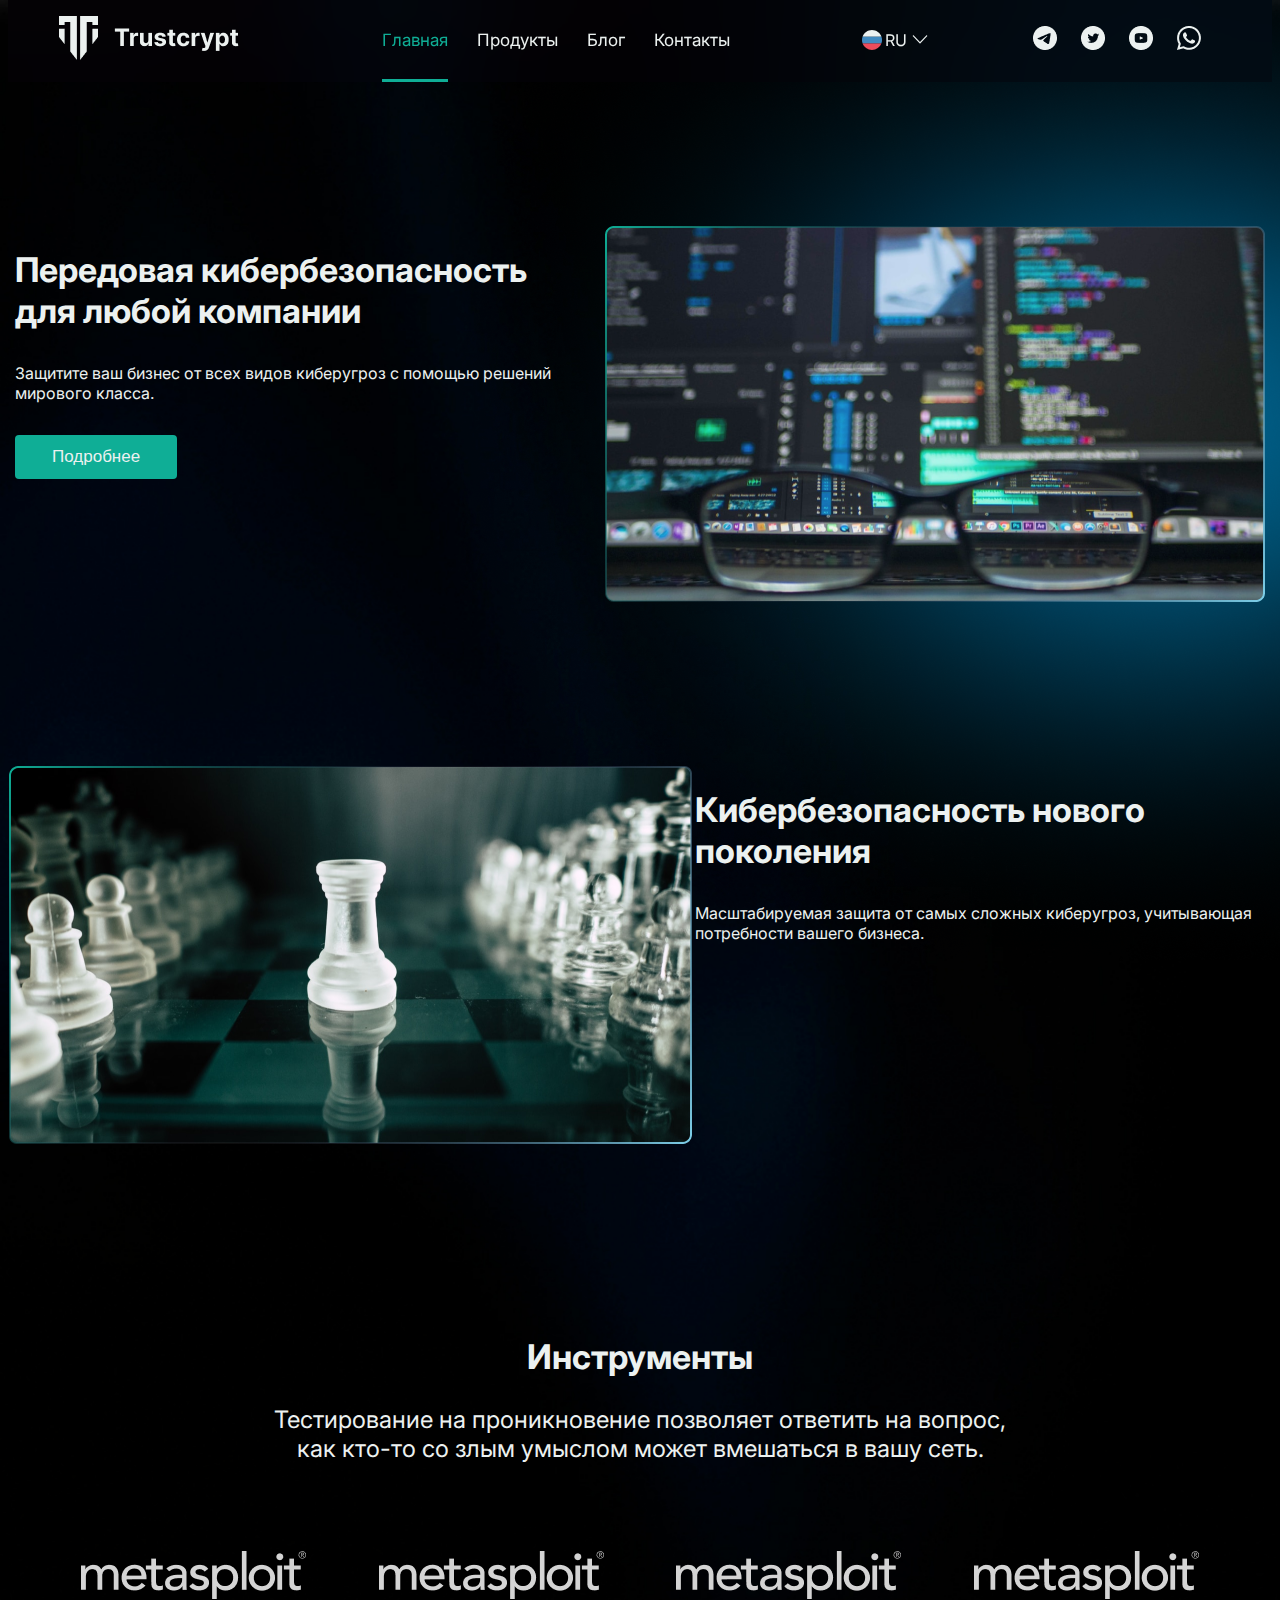
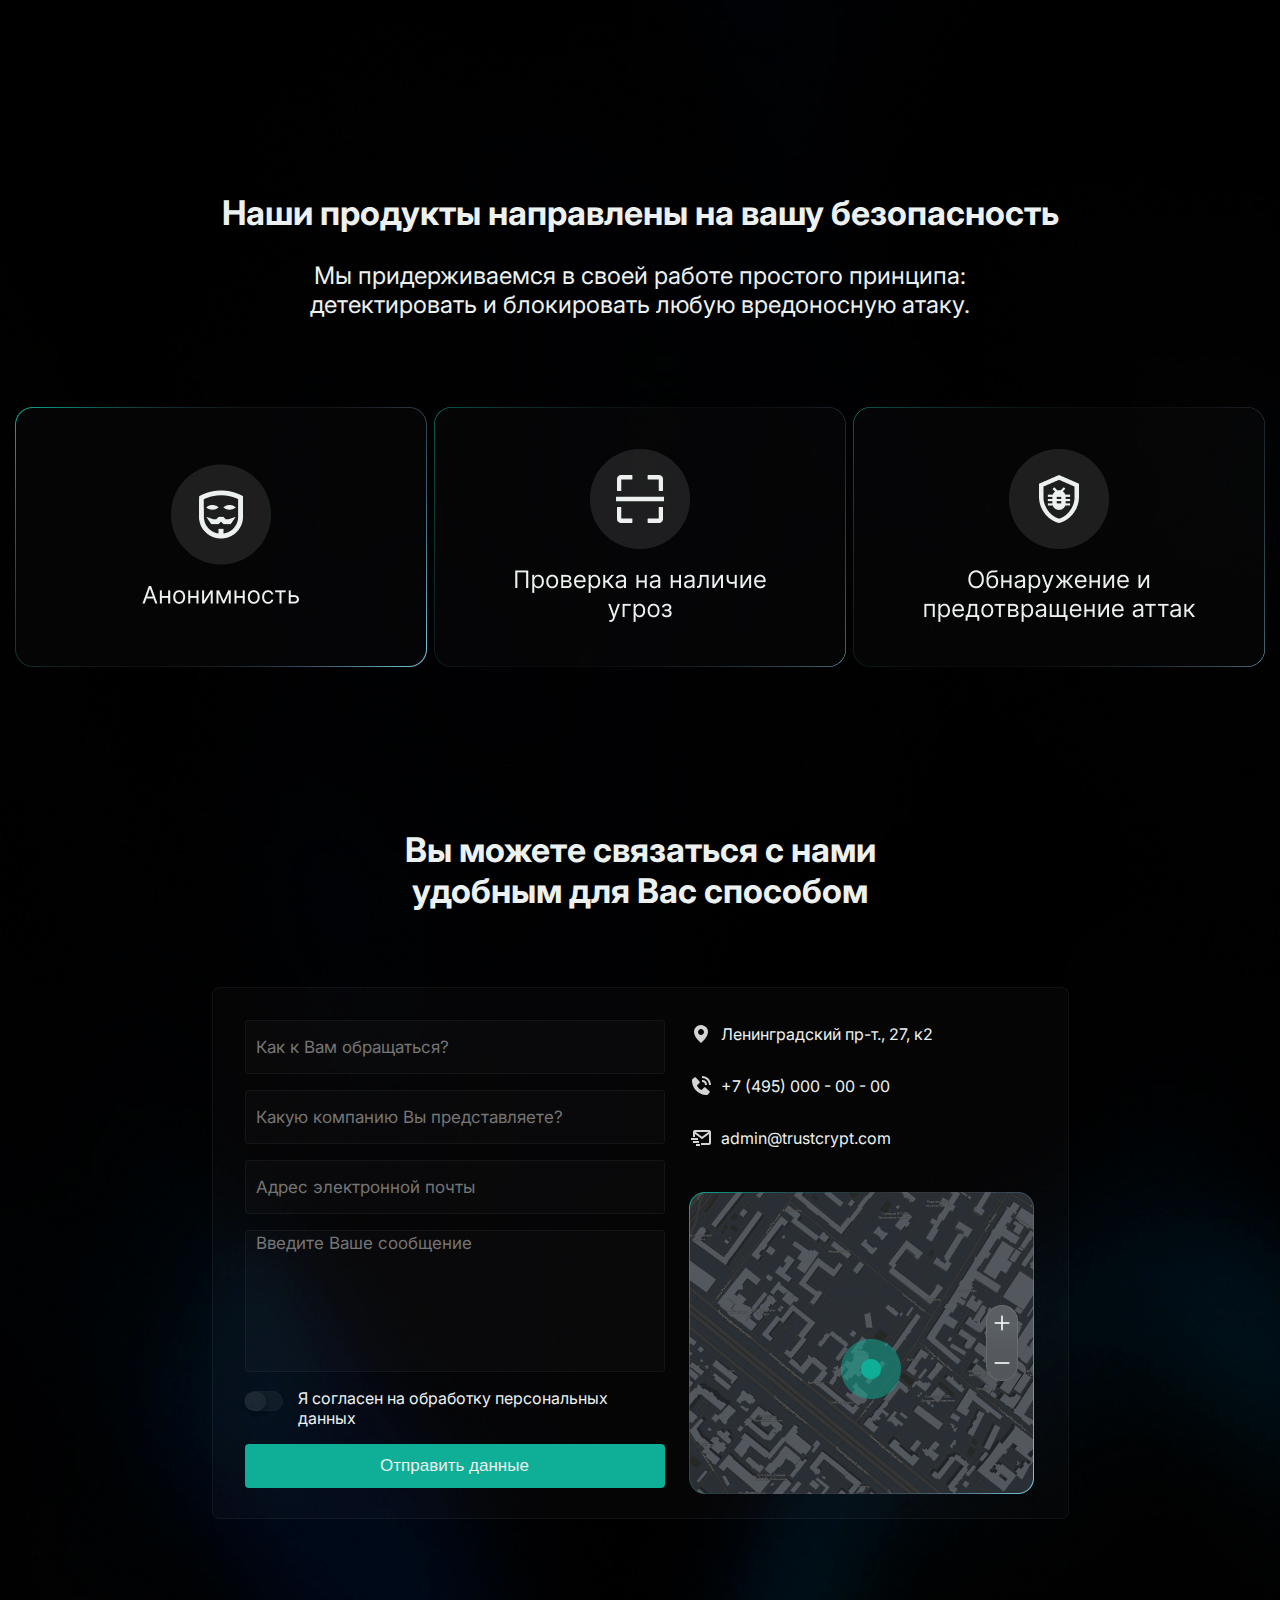
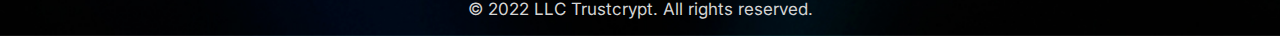
<file: index.html>
<!DOCTYPE html>
<html lang="en">
<head>
    <meta charset="UTF-8">
    <meta name="viewport" content="width=device-width, initial-scale=1.0">
    <link rel="stylesheet" type="text/css" href="css/main.css">
    <title>TrustCrypt</title>
</head>
<body>
    <header class="top-menu">

        <div class="logo">
            <img src="img/Logo.png" alt="logo">
        </div>

        <nav>
            <ul class="menu">
                <li class="menu-item">
                    <a href="#"><span class="active">Главная</span></a>
                </li>
                <li class="menu-item">
                    <a href="#">Продукты</a>
                </li>
                <li class="menu-item">
                    <a href="#">Блог</a>
                </li>
                <li class="menu-item">
                    <a href="#">Контакты</a>
                </li>
            </ul>
        </nav>

        <div class="language-group">
                <svg xmlns="http://www.w3.org/2000/svg" width="20" height="20" viewBox="0 0 20 20" fill="none">
                    <g clip-path="url(#clip0_2471_688)">
                    <path d="M9.96665 0C5.63332 0 1.93332 2.8 0.56665 6.66667H19.4333C18.0333 2.8 14.3333 0 9.96665 0Z" fill="#ECF1F0"/>
                    <path d="M9.96665 20C14.3333 20 18.0333 17.2 19.4 13.3333H0.56665C1.93332 17.2333 5.63332 20 9.96665 20Z" fill="#ED4C5C"/>
                    <path d="M0.566667 6.66669C0.2 7.70002 0 8.83335 0 10C0 11.1667 0.2 12.3 0.566667 13.3334H19.4333C19.8 12.3 20 11.1667 20 10C20 8.83335 19.8 7.70002 19.4333 6.66669H0.566667Z" fill="#428BC1"/>
                    </g>
                    <defs>
                    <clipPath id="clip0_2471_688">
                        <rect width="20" height="20" fill="white"/>
                    </clipPath>
                    </defs>
                </svg>
                <p>RU</p>
                <svg xmlns="http://www.w3.org/2000/svg" width="20" height="20" viewBox="0 0 20 20" fill="none" class="arrow">
                    <path d="M10.4525 13.275L17.09 6.30875C17.2008 6.19251 17.2626 6.03808 17.2626 5.8775C17.2626 5.71691 17.2008 5.56248 17.09 5.44625L17.0825 5.43875C17.0288 5.3822 16.9641 5.33718 16.8925 5.30641C16.8208 5.27564 16.7436 5.25978 16.6656 5.25978C16.5876 5.25978 16.5105 5.27564 16.4388 5.30641C16.3671 5.33718 16.3025 5.3822 16.2488 5.43875L9.99876 11.9987L3.75126 5.43875C3.69755 5.3822 3.63289 5.33718 3.56122 5.30641C3.48956 5.27565 3.41238 5.25978 3.33439 5.25978C3.2564 5.25978 3.17922 5.27565 3.10756 5.30641C3.03589 5.33718 2.97123 5.3822 2.91751 5.43875L2.91001 5.44625C2.79921 5.56248 2.73739 5.71691 2.73739 5.8775C2.73739 6.03809 2.79921 6.19251 2.91001 6.30875L9.54751 13.275C9.60589 13.3363 9.67609 13.385 9.75387 13.4184C9.83166 13.4517 9.91539 13.4689 10 13.4689C10.0846 13.4689 10.1684 13.4517 10.2462 13.4184C10.3239 13.385 10.3941 13.3363 10.4525 13.275Z" fill="#ECF1F0"/>
                </svg>
        </div>

        <div class="social-links">
            <a href="#" class="social-item">
                <img src="img/Social-tg.png" alt="telegram">
            </a>
            <a href="#" class="social-item">
                <img src="img/Social-tw.png" alt="telegram">
            </a>
            <a href="#" class="social-item">
                <img src="img/Social-yt.png" alt="telegram">
            </a>
            <a href="#" class="social-item">
                <img src="img/Social-wt.png" alt="telegram">
            </a>
        </div>
    </header>

    <section class="top-section">
        <div class="top-screen">
            <div class="first-sec">
                <h1>Передовая кибербезопасность для любой компании</h1>
                <p>Защитите ваш бизнес от всех видов киберугроз с помощью решений мирового класса.</p>
                <button>Подробнее</button>
            </div>

            <div class="sec-img">
                <img src="img/code-img.png" alt="code">
            </div>
        </div>
        <img src="img/light1.png" alt="" class="light">

        <div class="bottom-screen">
            <div class="sec-img">
                <img src="img/chess-img.png" alt="code">
            </div>

            <div class="second-sec">
                <h1>Кибербезопасность нового поколения</h1>
                <p>Масштабируемая защита от самых сложных киберугроз, учитывающая потребности вашего бизнеса.</p>
            </div>

        </div>
    </section>

    <section class="tools">

        <div class="top-tools">
            <h2>Инструменты</h2>
            <p>Тестирование на проникновение позволяет ответить на вопрос,<br> как кто-то со злым умыслом может вмешаться в вашу сеть.</p>
        </div>

        <div class="tools-list">

            <div class="tool-item">
                <img src="img/metasploit-logo.png" alt="metasploit">
            </div>
            <div class="tool-item">
                <img src="img/metasploit-logo.png" alt="metasploit">
            </div>
            <div class="tool-item">
                <img src="img/metasploit-logo.png" alt="metasploit">
            </div>
            <div class="tool-item">
                <img src="img/metasploit-logo.png" alt="metasploit">
            </div>

        </div>

    </section>

    <section class="security-list">

        <div class="sec-text">
            <h2>Наши продукты направлены на вашу безопасность</h2>
            <p>Мы придерживаемся в своей работе простого принципа:<br> детектировать и блокировать любую вредоносную атаку.</p>
        </div>

        <div class="cards">

            <div class="card">
                <img src="img/Anon_card.png" alt="anon">
            </div>

            <div class="card">
                <img src="img/Check_card.png" alt="check">
            </div>

            <div class="card">
                <img src="img/Protect_card.png" alt="protect">
            </div>

        </div>

    </section>

    <section class="form-sec">
        <h2>Вы можете связаться с нами<br> удобным для Вас способом</h2>
            <div class="form-card">
                <div class="flex-card">
                    <form action="get" method="post">
                        <div class="form-group">
                            <input id="POST-name" type="text" name="name" placeholder="Как к Вам обращаться?"><label for="POST-name"></label>

                            <input id="POST-company" type="text" name="company" placeholder="Какую компанию Вы представляете?"><label for="POST-company"></label>

                            <input id="POST-email" type="email" name="mail" placeholder="Адрес электронной почты"><label for="POST-email"></label>

                            <textarea name="message" id="mess" cols="30" rows="10" placeholder="Введите Ваше сообщение"></textarea>
                            <div class="checkbox-sh">
                                <input id="ckbx" type="checkbox" value="map_one"><label for="ckbx">Я согласен на обработку персональных данных</label>
                            </div>

                            <button type="submit">Отправить данные</button>
                        </div>
                    </form>

                    <div class="contacts">

                        <div class="contacts-link">
                            <a href="#">
                                <svg xmlns="http://www.w3.org/2000/svg" width="24" height="24" viewBox="0 0 24 24" fill="none">
                                    <path d="M12 21C10.7369 19.9226 9.56619 18.7415 8.5 17.469C6.9 15.558 5 12.712 5 9.99997C4.99931 8.61493 5.40951 7.26082 6.17869 6.109C6.94788 4.95718 8.04147 4.05943 9.32107 3.52937C10.6007 2.99931 12.0087 2.86076 13.3671 3.13126C14.7255 3.40176 15.9731 4.06915 16.952 5.04897C17.6038 5.69783 18.1203 6.46951 18.4719 7.31934C18.8234 8.16918 19.0029 9.0803 19 9.99997C19 12.712 17.1 15.558 15.5 17.469C14.4338 18.7415 13.2631 19.9226 12 21ZM12 6.99997C11.2044 6.99997 10.4413 7.31604 9.87868 7.87865C9.31607 8.44126 9 9.20432 9 9.99997C9 10.7956 9.31607 11.5587 9.87868 12.1213C10.4413 12.6839 11.2044 13 12 13C12.7957 13 13.5587 12.6839 14.1213 12.1213C14.6839 11.5587 15 10.7956 15 9.99997C15 9.20432 14.6839 8.44126 14.1213 7.87865C13.5587 7.31604 12.7957 6.99997 12 6.99997Z" fill="#D4D4D4"/>
                                </svg>
                                <p>Ленинградский пр-т., 27, к2</p>
                            </a>
                            <a href="#">
                                <svg xmlns="http://www.w3.org/2000/svg" width="24" height="24" viewBox="0 0 24 24" fill="none">
                                    <path d="M20 10.999H22C22 5.869 18.127 2 12.99 2V4C17.052 4 20 6.943 20 10.999Z" fill="#D4D4D4"/>
                                    <path d="M13 7.99999C15.103 7.99999 16 8.89699 16 11H18C18 7.77499 16.225 5.99999 13 5.99999V7.99999ZM16.422 13.443C16.2299 13.2683 15.9774 13.1752 15.7178 13.1832C15.4583 13.1912 15.212 13.2998 15.031 13.486L12.638 15.947C12.062 15.837 10.904 15.476 9.71204 14.287C8.52004 13.094 8.15904 11.933 8.05204 11.361L10.511 8.96699C10.6975 8.78612 10.8062 8.53982 10.8142 8.2802C10.8222 8.02059 10.7289 7.76804 10.554 7.57599L6.85904 3.51299C6.68408 3.32035 6.44092 3.2035 6.18119 3.18725C5.92146 3.17101 5.66564 3.25665 5.46804 3.42599L3.29804 5.28699C3.12515 5.46051 3.02196 5.69145 3.00804 5.93599C2.99304 6.18599 2.70704 12.108 7.29904 16.702C11.305 20.707 16.323 21 17.705 21C17.907 21 18.031 20.994 18.064 20.992C18.3086 20.9783 18.5394 20.8747 18.712 20.701L20.572 18.53C20.7415 18.3325 20.8273 18.0768 20.8113 17.817C20.7952 17.5573 20.6785 17.3141 20.486 17.139L16.422 13.443Z" fill="#D4D4D4"/>
                                </svg>
                                <p>+7 (495) 000 - 00 - 00</p>
                            </a>
                            <a href="#">
                                <svg xmlns="http://www.w3.org/2000/svg" width="24" height="24" viewBox="0 0 24 24" fill="none">
                                    <path d="M20 4H6C4.897 4 4 4.897 4 6V11H6V8L12.4 12.8C12.5732 12.9297 12.7837 12.9998 13 12.9998C13.2163 12.9998 13.4268 12.9297 13.6 12.8L20 8V17H12V19H20C21.103 19 22 18.103 22 17V6C22 4.897 21.103 4 20 4ZM13 10.75L6.666 6H19.334L13 10.75Z" fill="#D4D4D4"/>
                                    <path d="M2 12H9V14H2V12ZM4 15H10V17H4V15ZM7 18H11V20H7V18Z" fill="#D4D4D4"/>
                                </svg>
                                <p>admin@trustcrypt.com</p>
                            </a>
                        </div>
                        
                        <div class="map-contact">
                            <img src="img/map.png" alt="map">
                        </div>

                    </div>
                </div>
            </div>
    </section>

    <footer>
        <p class="footer-text">© 2022 LLC Trustcrypt. All rights reserved.</p>
    </footer>
</body>
</html>
</file>
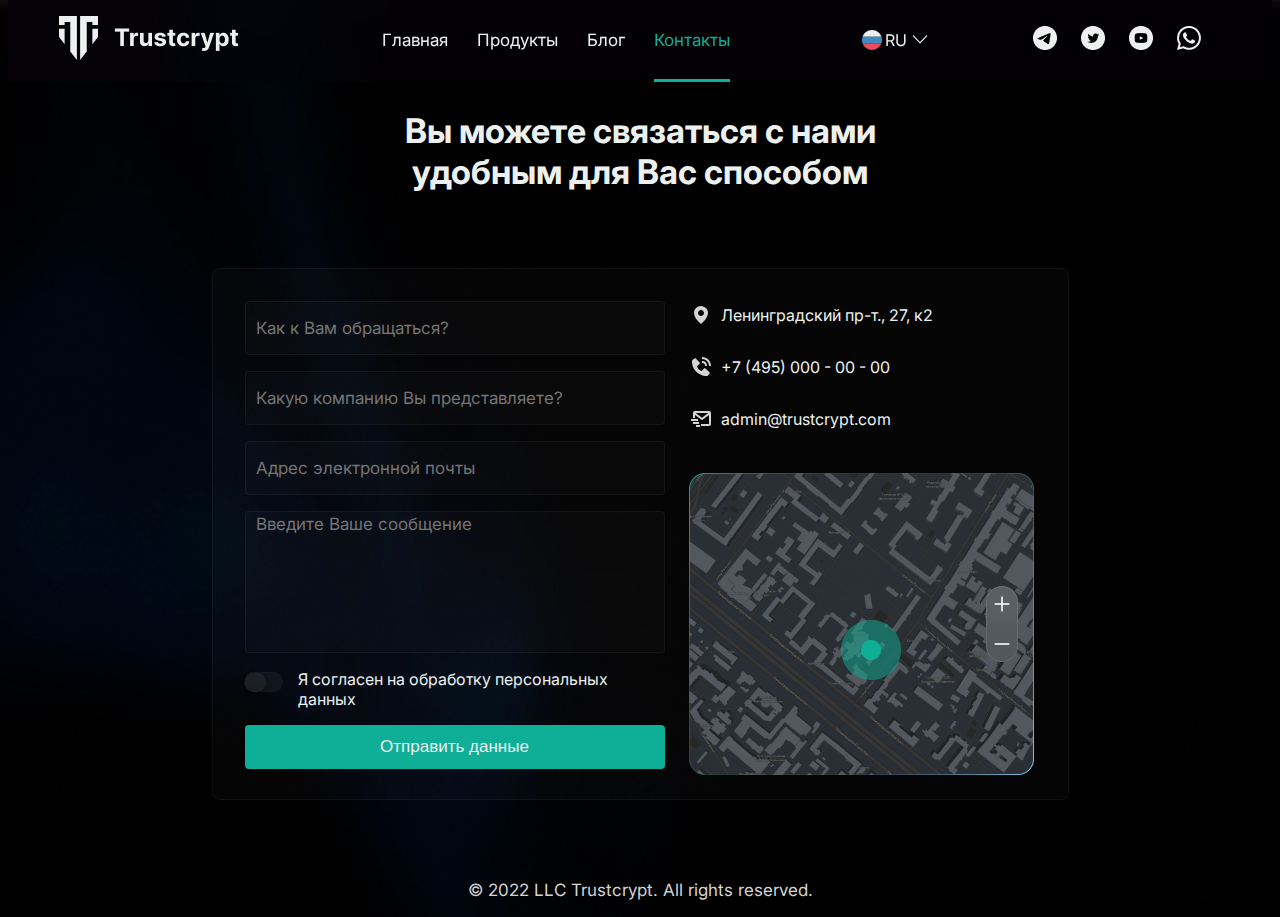
<file: pages/contact/contact.html>
<!DOCTYPE html>
<html lang="en">
<head>
    <meta charset="UTF-8">
    <meta name="viewport" content="width=device-width, initial-scale=1.0">
    <link rel="stylesheet" href="css/contact.css">
    <title>TrustCrypt</title>
</head>
<body>
    <header class="top-menu">

        <div class="logo">
            <img src="img/Logo.png" alt="logo">
        </div>

        <nav>
            <ul class="menu">
                <li class="menu-item">
                    <a href="../../index.html">Главная</a>
                </li>
                <li class="menu-item">
                    <a href="../product/product.html">Продукты</a>
                </li>
                <li class="menu-item">
                    <a href="../blog/blog.html">Блог</a>
                </li>
                <li class="menu-item">
                    <a href="contact.html"><span class="active">Контакты</span></a>
                </li>
            </ul>
        </nav>

        <div class="language-group">
                <svg xmlns="http://www.w3.org/2000/svg" width="20" height="20" viewBox="0 0 20 20" fill="none">
                    <g clip-path="url(#clip0_2471_688)">
                    <path d="M9.96665 0C5.63332 0 1.93332 2.8 0.56665 6.66667H19.4333C18.0333 2.8 14.3333 0 9.96665 0Z" fill="#ECF1F0"/>
                    <path d="M9.96665 20C14.3333 20 18.0333 17.2 19.4 13.3333H0.56665C1.93332 17.2333 5.63332 20 9.96665 20Z" fill="#ED4C5C"/>
                    <path d="M0.566667 6.66669C0.2 7.70002 0 8.83335 0 10C0 11.1667 0.2 12.3 0.566667 13.3334H19.4333C19.8 12.3 20 11.1667 20 10C20 8.83335 19.8 7.70002 19.4333 6.66669H0.566667Z" fill="#428BC1"/>
                    </g>
                    <defs>
                    <clipPath id="clip0_2471_688">
                        <rect width="20" height="20" fill="white"/>
                    </clipPath>
                    </defs>
                </svg>
                <p>RU</p>
                <svg xmlns="http://www.w3.org/2000/svg" width="20" height="20" viewBox="0 0 20 20" fill="none" class="arrow">
                    <path d="M10.4525 13.275L17.09 6.30875C17.2008 6.19251 17.2626 6.03808 17.2626 5.8775C17.2626 5.71691 17.2008 5.56248 17.09 5.44625L17.0825 5.43875C17.0288 5.3822 16.9641 5.33718 16.8925 5.30641C16.8208 5.27564 16.7436 5.25978 16.6656 5.25978C16.5876 5.25978 16.5105 5.27564 16.4388 5.30641C16.3671 5.33718 16.3025 5.3822 16.2488 5.43875L9.99876 11.9987L3.75126 5.43875C3.69755 5.3822 3.63289 5.33718 3.56122 5.30641C3.48956 5.27565 3.41238 5.25978 3.33439 5.25978C3.2564 5.25978 3.17922 5.27565 3.10756 5.30641C3.03589 5.33718 2.97123 5.3822 2.91751 5.43875L2.91001 5.44625C2.79921 5.56248 2.73739 5.71691 2.73739 5.8775C2.73739 6.03809 2.79921 6.19251 2.91001 6.30875L9.54751 13.275C9.60589 13.3363 9.67609 13.385 9.75387 13.4184C9.83166 13.4517 9.91539 13.4689 10 13.4689C10.0846 13.4689 10.1684 13.4517 10.2462 13.4184C10.3239 13.385 10.3941 13.3363 10.4525 13.275Z" fill="#ECF1F0"/>
                </svg>
        </div>

        <div class="social-links">
            <a href="#" class="social-item">
                <img src="img/Social-tg.png" alt="telegram">
            </a>
            <a href="#" class="social-item">
                <img src="img/Social-tw.png" alt="telegram">
            </a>
            <a href="#" class="social-item">
                <img src="img/Social-yt.png" alt="telegram">
            </a>
            <a href="#" class="social-item">
                <img src="img/Social-wt.png" alt="telegram">
            </a>
        </div>
    </header>

    <section class="form-sec">
        <h2>Вы можете связаться с нами<br> удобным для Вас способом</h2>
            <div class="form-card">
                <div class="flex-card">
                    <form action="get" method="post">
                        <div class="form-group">
                            <input id="POST-name" type="text" name="name" placeholder="Как к Вам обращаться?"><label for="POST-name"></label>

                            <input id="POST-company" type="text" name="company" placeholder="Какую компанию Вы представляете?"><label for="POST-company"></label>

                            <input id="POST-email" type="email" name="mail" placeholder="Адрес электронной почты"><label for="POST-email"></label>

                            <textarea name="message" id="mess" cols="30" rows="10" placeholder="Введите Ваше сообщение"></textarea>
                            <div class="checkbox-sh">
                                <input id="ckbx" type="checkbox" value="map_one"><label for="ckbx">Я согласен на обработку персональных данных</label>
                            </div>

                            <button type="submit">Отправить данные</button>
                        </div>
                    </form>

                    <div class="contacts">

                        <div class="contacts-link">
                            <a href="#">
                                <svg xmlns="http://www.w3.org/2000/svg" width="24" height="24" viewBox="0 0 24 24" fill="none">
                                    <path d="M12 21C10.7369 19.9226 9.56619 18.7415 8.5 17.469C6.9 15.558 5 12.712 5 9.99997C4.99931 8.61493 5.40951 7.26082 6.17869 6.109C6.94788 4.95718 8.04147 4.05943 9.32107 3.52937C10.6007 2.99931 12.0087 2.86076 13.3671 3.13126C14.7255 3.40176 15.9731 4.06915 16.952 5.04897C17.6038 5.69783 18.1203 6.46951 18.4719 7.31934C18.8234 8.16918 19.0029 9.0803 19 9.99997C19 12.712 17.1 15.558 15.5 17.469C14.4338 18.7415 13.2631 19.9226 12 21ZM12 6.99997C11.2044 6.99997 10.4413 7.31604 9.87868 7.87865C9.31607 8.44126 9 9.20432 9 9.99997C9 10.7956 9.31607 11.5587 9.87868 12.1213C10.4413 12.6839 11.2044 13 12 13C12.7957 13 13.5587 12.6839 14.1213 12.1213C14.6839 11.5587 15 10.7956 15 9.99997C15 9.20432 14.6839 8.44126 14.1213 7.87865C13.5587 7.31604 12.7957 6.99997 12 6.99997Z" fill="#D4D4D4"/>
                                </svg>
                                <p>Ленинградский пр-т., 27, к2</p>
                            </a>
                            <a href="#">
                                <svg xmlns="http://www.w3.org/2000/svg" width="24" height="24" viewBox="0 0 24 24" fill="none">
                                    <path d="M20 10.999H22C22 5.869 18.127 2 12.99 2V4C17.052 4 20 6.943 20 10.999Z" fill="#D4D4D4"/>
                                    <path d="M13 7.99999C15.103 7.99999 16 8.89699 16 11H18C18 7.77499 16.225 5.99999 13 5.99999V7.99999ZM16.422 13.443C16.2299 13.2683 15.9774 13.1752 15.7178 13.1832C15.4583 13.1912 15.212 13.2998 15.031 13.486L12.638 15.947C12.062 15.837 10.904 15.476 9.71204 14.287C8.52004 13.094 8.15904 11.933 8.05204 11.361L10.511 8.96699C10.6975 8.78612 10.8062 8.53982 10.8142 8.2802C10.8222 8.02059 10.7289 7.76804 10.554 7.57599L6.85904 3.51299C6.68408 3.32035 6.44092 3.2035 6.18119 3.18725C5.92146 3.17101 5.66564 3.25665 5.46804 3.42599L3.29804 5.28699C3.12515 5.46051 3.02196 5.69145 3.00804 5.93599C2.99304 6.18599 2.70704 12.108 7.29904 16.702C11.305 20.707 16.323 21 17.705 21C17.907 21 18.031 20.994 18.064 20.992C18.3086 20.9783 18.5394 20.8747 18.712 20.701L20.572 18.53C20.7415 18.3325 20.8273 18.0768 20.8113 17.817C20.7952 17.5573 20.6785 17.3141 20.486 17.139L16.422 13.443Z" fill="#D4D4D4"/>
                                </svg>
                                <p>+7 (495) 000 - 00 - 00</p>
                            </a>
                            <a href="#">
                                <svg xmlns="http://www.w3.org/2000/svg" width="24" height="24" viewBox="0 0 24 24" fill="none">
                                    <path d="M20 4H6C4.897 4 4 4.897 4 6V11H6V8L12.4 12.8C12.5732 12.9297 12.7837 12.9998 13 12.9998C13.2163 12.9998 13.4268 12.9297 13.6 12.8L20 8V17H12V19H20C21.103 19 22 18.103 22 17V6C22 4.897 21.103 4 20 4ZM13 10.75L6.666 6H19.334L13 10.75Z" fill="#D4D4D4"/>
                                    <path d="M2 12H9V14H2V12ZM4 15H10V17H4V15ZM7 18H11V20H7V18Z" fill="#D4D4D4"/>
                                </svg>
                                <p>admin@trustcrypt.com</p>
                            </a>
                        </div>
                        
                        <div class="map-contact">
                            <img src="img/map.png" alt="map">
                        </div>

                    </div>
                </div>
            </div>
    </section>

    <footer>
        <p class="footer-text">© 2022 LLC Trustcrypt. All rights reserved.</p>
    </footer>
</body>
</html>
</file>
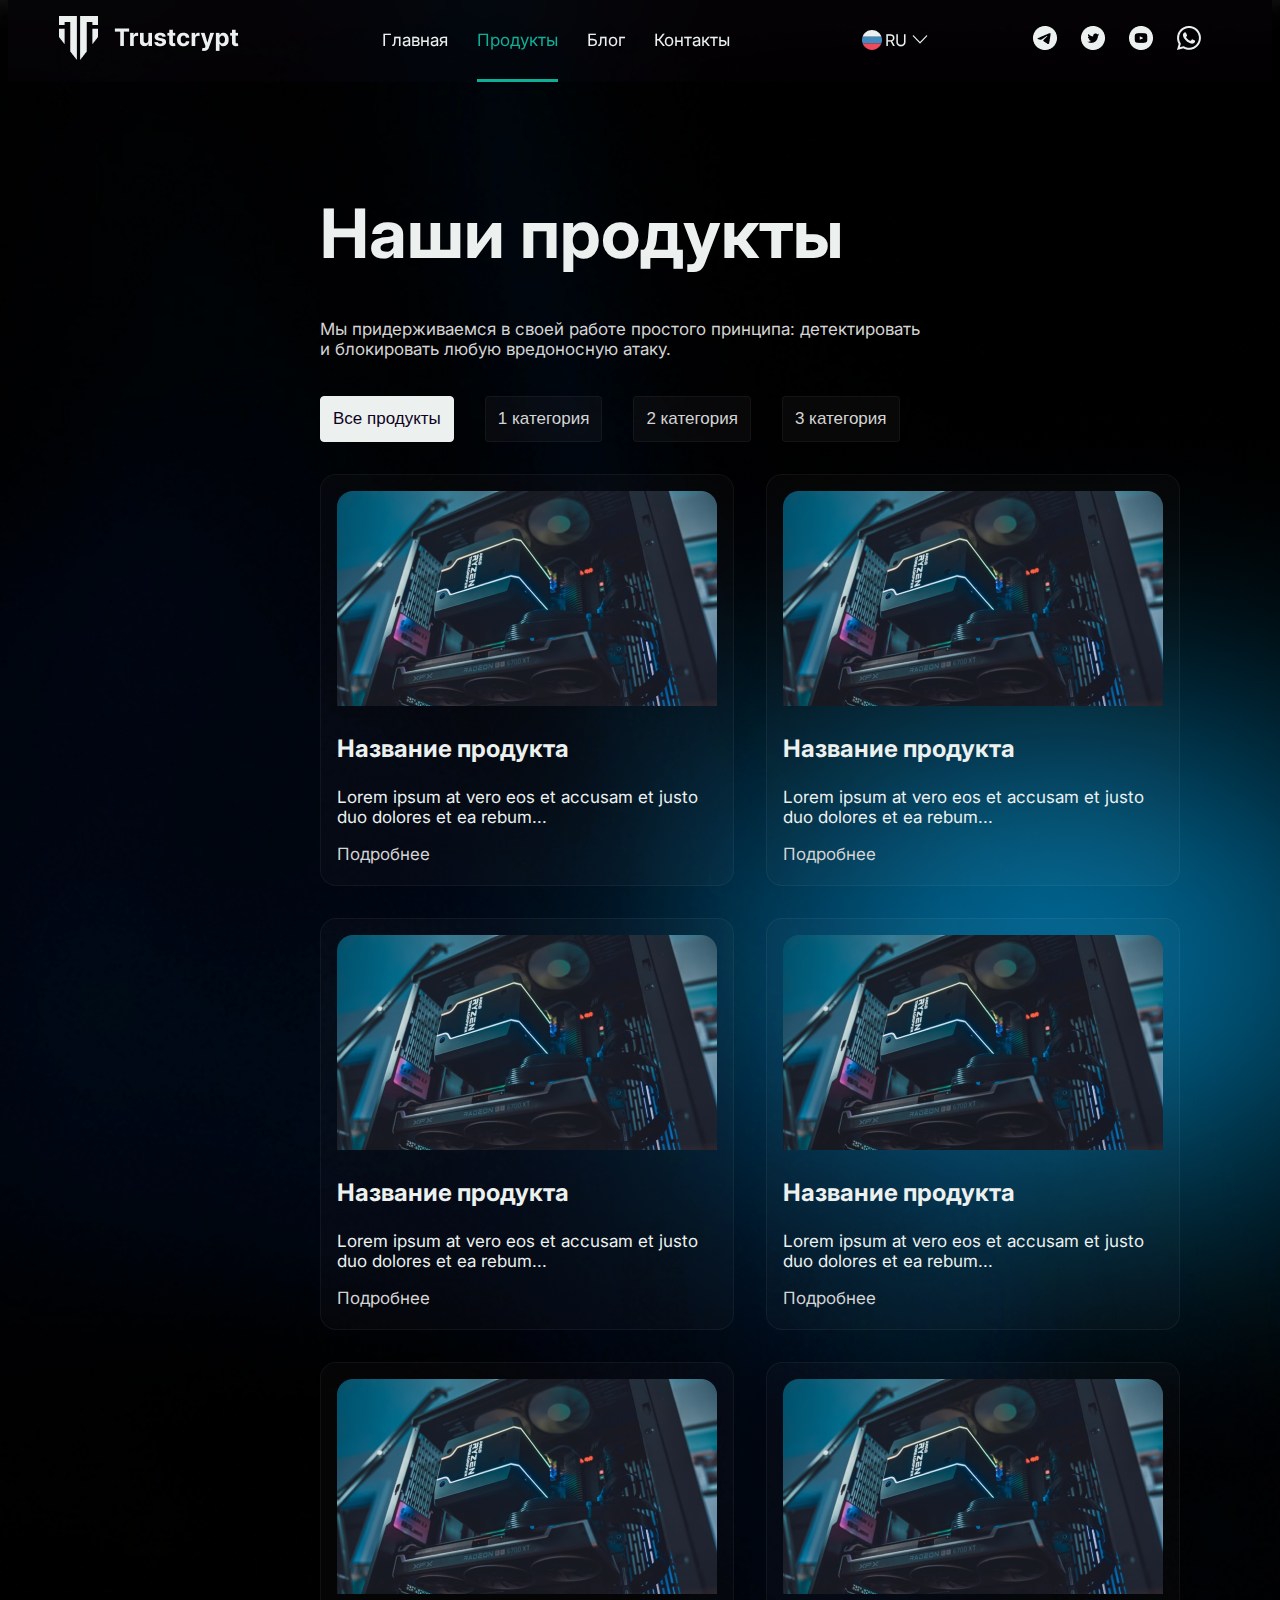
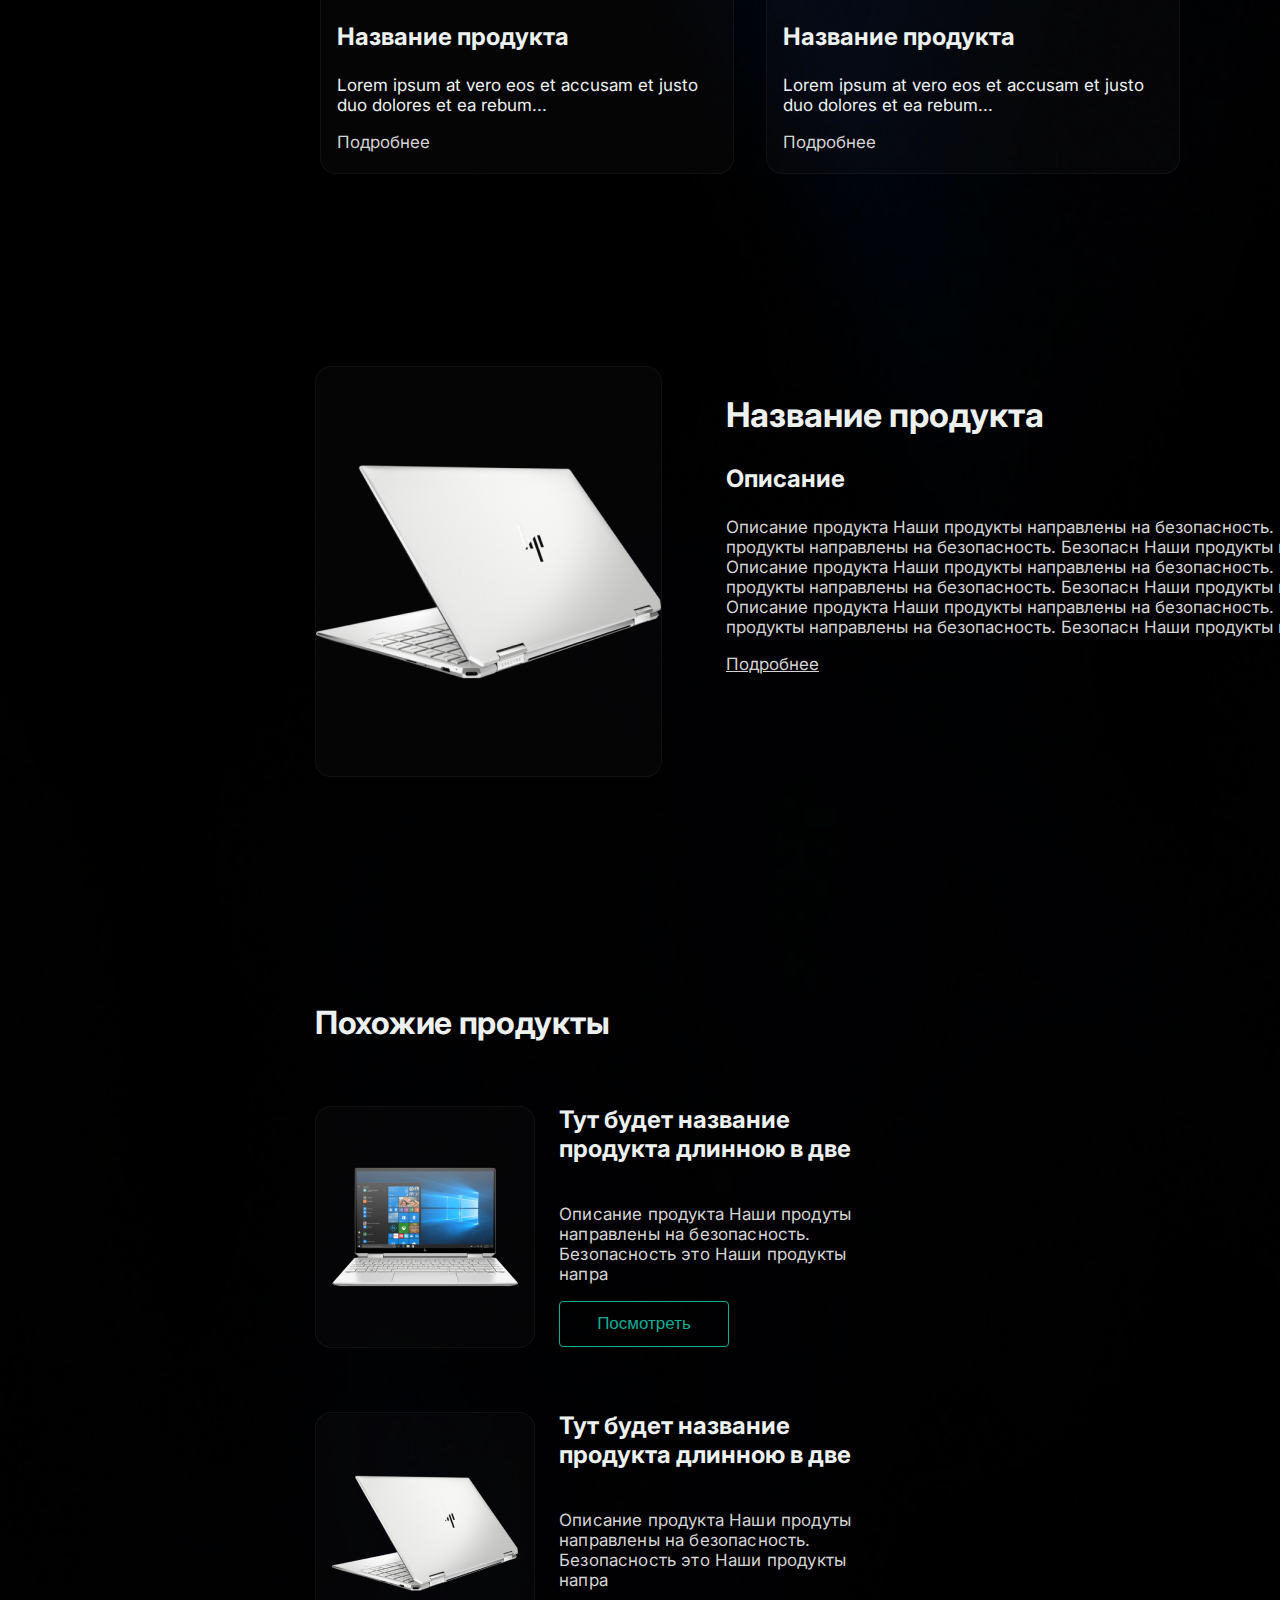
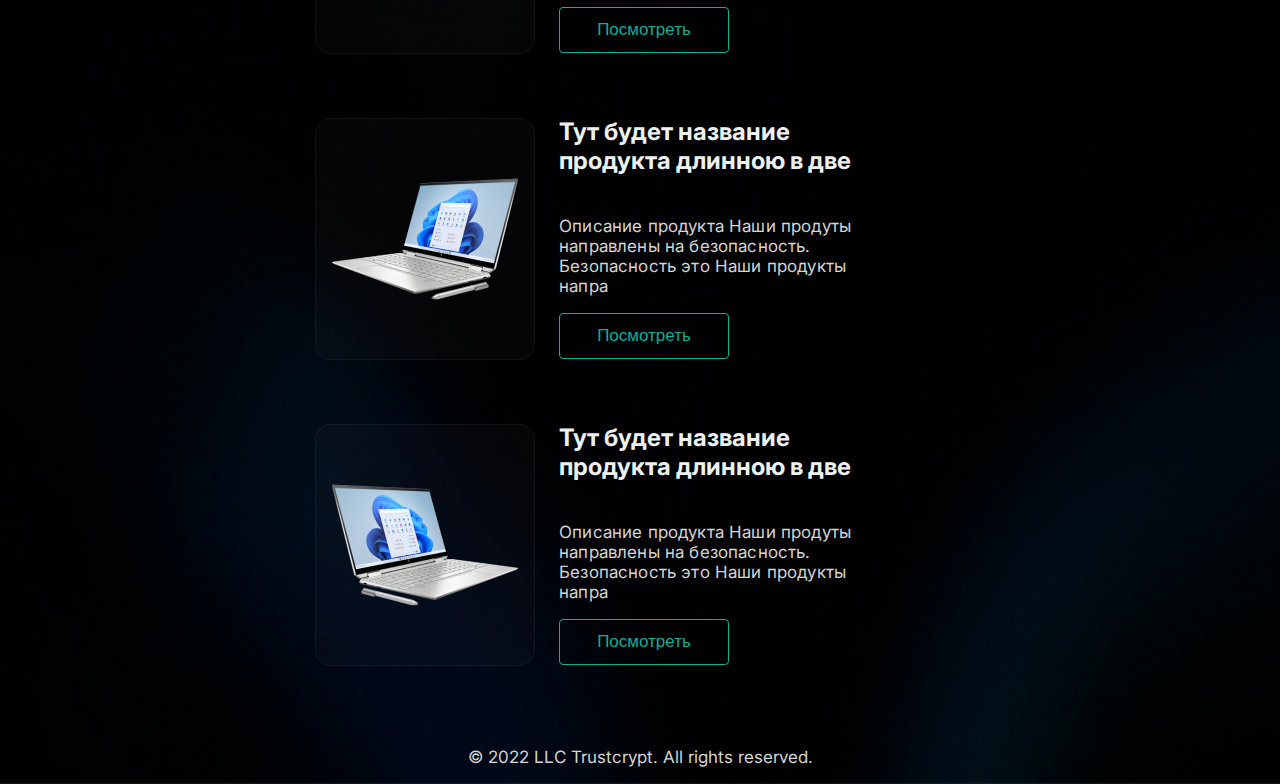
<file: pages/product/product.html>
<!DOCTYPE html>
<html lang="en">
<head>
    <meta charset="UTF-8">
    <meta name="viewport" content="width=device-width, initial-scale=1.0">
    <link rel="stylesheet" href="css/product.css">
    <title>TrustCrypt</title>
</head>
<body>
    <header class="top-menu">

        <div class="logo">
            <img src="img/Logo.png" alt="logo">
        </div>

        <nav>
            <ul class="menu">
                <li class="menu-item">
                    <a href="../../index.html">Главная</a>
                </li>
                <li class="menu-item">
                    <a href="../product/product.html"><span class="active">Продукты</span></a>
                </li>
                <li class="menu-item">
                    <a href="#">Блог</a>
                </li>
                <li class="menu-item">
                    <a href="#">Контакты</a>
                </li>
            </ul>
        </nav>

        <div class="language-group">
                <svg xmlns="http://www.w3.org/2000/svg" width="20" height="20" viewBox="0 0 20 20" fill="none">
                    <g clip-path="url(#clip0_2471_688)">
                    <path d="M9.96665 0C5.63332 0 1.93332 2.8 0.56665 6.66667H19.4333C18.0333 2.8 14.3333 0 9.96665 0Z" fill="#ECF1F0"/>
                    <path d="M9.96665 20C14.3333 20 18.0333 17.2 19.4 13.3333H0.56665C1.93332 17.2333 5.63332 20 9.96665 20Z" fill="#ED4C5C"/>
                    <path d="M0.566667 6.66669C0.2 7.70002 0 8.83335 0 10C0 11.1667 0.2 12.3 0.566667 13.3334H19.4333C19.8 12.3 20 11.1667 20 10C20 8.83335 19.8 7.70002 19.4333 6.66669H0.566667Z" fill="#428BC1"/>
                    </g>
                    <defs>
                    <clipPath id="clip0_2471_688">
                        <rect width="20" height="20" fill="white"/>
                    </clipPath>
                    </defs>
                </svg>
                <p>RU</p>
                <svg xmlns="http://www.w3.org/2000/svg" width="20" height="20" viewBox="0 0 20 20" fill="none" class="arrow">
                    <path d="M10.4525 13.275L17.09 6.30875C17.2008 6.19251 17.2626 6.03808 17.2626 5.8775C17.2626 5.71691 17.2008 5.56248 17.09 5.44625L17.0825 5.43875C17.0288 5.3822 16.9641 5.33718 16.8925 5.30641C16.8208 5.27564 16.7436 5.25978 16.6656 5.25978C16.5876 5.25978 16.5105 5.27564 16.4388 5.30641C16.3671 5.33718 16.3025 5.3822 16.2488 5.43875L9.99876 11.9987L3.75126 5.43875C3.69755 5.3822 3.63289 5.33718 3.56122 5.30641C3.48956 5.27565 3.41238 5.25978 3.33439 5.25978C3.2564 5.25978 3.17922 5.27565 3.10756 5.30641C3.03589 5.33718 2.97123 5.3822 2.91751 5.43875L2.91001 5.44625C2.79921 5.56248 2.73739 5.71691 2.73739 5.8775C2.73739 6.03809 2.79921 6.19251 2.91001 6.30875L9.54751 13.275C9.60589 13.3363 9.67609 13.385 9.75387 13.4184C9.83166 13.4517 9.91539 13.4689 10 13.4689C10.0846 13.4689 10.1684 13.4517 10.2462 13.4184C10.3239 13.385 10.3941 13.3363 10.4525 13.275Z" fill="#ECF1F0"/>
                </svg>
        </div>

        <div class="social-links">
            <a href="#" class="social-item">
                <img src="img/Social-tg.png" alt="telegram">
            </a>
            <a href="#" class="social-item">
                <img src="img/Social-tw.png" alt="telegram">
            </a>
            <a href="#" class="social-item">
                <img src="img/Social-yt.png" alt="telegram">
            </a>
            <a href="#" class="social-item">
                <img src="img/Social-wt.png" alt="telegram">
            </a>
        </div>
    </header>

    <section class="product-sec">

        <div class="product-top">
            <h1>
                Наши продукты
            </h1>

            <p>Мы придерживаемся в своей работе простого принципа: детектировать и блокировать любую вредоносную атаку.</p>

            <div class="product-buttons">
            <span>  
                <button>
                    Все продукты
                </button>
            </span>  
                <button>
                    1 категория
                </button>
        
                <button>
                    2 категория
                </button>
                
                <button>
                    3 категория
                </button>

            </div>
        </div>

        <div class="product-cards">

            <div class="card">
                <img src="img/prod-card.png" alt="img-product">
                <p class="card-title">Название продукта</p>
                <p class="card-description">Lorem ipsum at vero eos et accusam et justo duo dolores et ea rebum...</p>
                <a href="#">Подробнее</a>
            </div>

            <div class="card">
                <img src="img/prod-card.png" alt="img-product">
                <p class="card-title">Название продукта</p>
                <p class="card-description">Lorem ipsum at vero eos et accusam et justo duo dolores et ea rebum...</p>
                <a href="#">Подробнее</a>
            </div>

            <div class="card">
                <img src="img/prod-card.png" alt="img-product">
                <p class="card-title">Название продукта</p>
                <p class="card-description">Lorem ipsum at vero eos et accusam et justo duo dolores et ea rebum...</p>
                <a href="#">Подробнее</a>
            </div>

            <div class="card">
                <img src="img/prod-card.png" alt="img-product">
                <p class="card-title">Название продукта</p>
                <p class="card-description">Lorem ipsum at vero eos et accusam et justo duo dolores et ea rebum...</p>
                <a href="#">Подробнее</a>
            </div>

            <div class="card">
                <img src="img/prod-card.png" alt="img-product">
                <p class="card-title">Название продукта</p>
                <p class="card-description">Lorem ipsum at vero eos et accusam et justo duo dolores et ea rebum...</p>
                <a href="#">Подробнее</a>
            </div>

            <div class="card">
                <img src="img/prod-card.png" alt="img-product">
                <p class="card-title">Название продукта</p>
                <p class="card-description">Lorem ipsum at vero eos et accusam et justo duo dolores et ea rebum...</p>
                <a href="#">Подробнее</a>
            </div>

        </div>

        <img class="light2" src="img/light2.png" />

    </section>

    <section class="product-notebooks">

        <div class="notebook-top">

            <div class="notebook">
                <img src="img/imgbk.png" alt="notebook">
            </div>

            <div class="product-text">
                <h2 class="text-title">Название продукта</h2>
                <p class="text-desc">Описание</p>
                <p class="text-description">Описание продукта Наши продукты направлены на безопасность. Безопасность это Наши продукты направлены на безопасность. Безопасн Наши продукты направлены на безопасность.  Описание продукта Наши продукты направлены на безопасность. Безопасность это Наши продукты направлены на безопасность. Безопасн Наши продукты направлены на безопасность. Описание продукта Наши продукты направлены на безопасность. Безопасность это Наши продукты направлены на безопасность. Безопасн Наши продукты направлены на безопасность.</p>
                <p class="text-more">Подробнее</p>
            </div>

        </div>

        <div class="notebook-bottom">
            <h2>
                Похожие продукты
            </h2>

            <div class="similar-prod-cards">

                <div class="flex-card-sim">

                    <div class="card-similar">
                        <img src="img/sim1.png" alt="product">
                    </div>

                    <div class="sim-text">
                        <p class="sim-title">Тут будет название продукта длинною в две</p>
                        <p class="sim-description">Описание продукта Наши продуты направлены на безопасность. Безопасность это Наши продукты напра</p>
                        <button>Посмотреть</button>
                    </div>
                </div>

                <div class="flex-card-sim">

                    <div class="card-similar">
                        <img src="img/sim2.png" alt="product">
                    </div>

                    <div class="sim-text">
                        <p class="sim-title">Тут будет название продукта длинною в две</p>
                        <p class="sim-description">Описание продукта Наши продуты направлены на безопасность. Безопасность это Наши продукты напра</p>
                        <button>Посмотреть</button>
                    </div>
                </div>

                <div class="flex-card-sim">

                    <div class="card-similar">
                        <img src="img/sim3.png" alt="product">
                    </div>

                    <div class="sim-text">
                        <p class="sim-title">Тут будет название продукта длинною в две</p>
                        <p class="sim-description">Описание продукта Наши продуты направлены на безопасность. Безопасность это Наши продукты напра</p>
                        <button>Посмотреть</button>
                    </div>
                </div>

                <div class="flex-card-sim">

                    <div class="card-similar">
                        <img src="img/sim4.png" alt="product">
                    </div>

                    <div class="sim-text">
                        <p class="sim-title">Тут будет название продукта длинною в две</p>
                        <p class="sim-description">Описание продукта Наши продуты направлены на безопасность. Безопасность это Наши продукты напра</p>
                        <button>Посмотреть</button>
                    </div>
                </div>
                
            </div>
        </div>

    </section>

    <footer>
        <p class="footer-text">© 2022 LLC Trustcrypt. All rights reserved.</p>
    </footer>
</body>
</html>
</file>
<file: css/main.css>
@import url('https://fonts.googleapis.com/css2?family=Inter:wght@100;200;300;400;500;600;700;800;900&display=swap');

html {
    margin: 0px;
    padding: 0px;
    box-sizing: border-box;
    text-decoration: none;
    font-family: 'Inter', sans-serif;
    color: #ECF1F0;
}

body {
    background-image: url("../img/site-bg.jpg");
    background-repeat: no-repeat;
    background-size: cover;
}

.menu {
    list-style: none;
    display: flex;
}

.menu-item {
    margin-right: 29px;
    transition: all 200ms ease;
    font-size: 17px;
    font-style: normal;
    font-weight: 400;
}

.menu-item a {
    padding-bottom: 29px;
}

.menu-item a:hover {
    color: #0FAE96;
    border-bottom: 3px solid #0FAE96;
    transition: all 200ms ease;
}

.active {
    color: #0FAE96;
    border-bottom: 3px solid #0FAE96;
    padding-bottom: 29px;
}

header {
    height: 84px;
    display: flex;
    background: rgba(17, 1, 30, 0.10);
    backdrop-filter: blur(50px);
    justify-content: space-around;
    align-items: center;
    margin-top: -10px;
}

a {
    text-decoration: none;
    color: #ECF1F0;
}

.language-group p {
    margin-left: 3px;
}

.arrow {
    margin-left: 3px;
    transition: 300ms ease;
}

.arrow:hover {
    transform: rotate(-180deg);
    transition: 300ms ease;
}

.social-item {
    margin-right: 20px;
}

.language-group {
    display: flex;
    align-items: center;
}

.top-section {
    padding-top: 144px;
    padding-bottom: 160px;
}

.first-sec button {
    background-color: #0FAE96;
    border: none;
    border-radius: 4px;
    padding: 12px 37px;
    font-size: 17px;
    font-style: normal;
    font-weight: 400;
    color: #ECF1F0;
    cursor: pointer;
    transition: all 200ms ease;
}

.first-sec button:hover {
    background-color: #0fae9694;
    transition: all 200ms ease;
}

.first-sec p {
    width: 576px;
    margin-bottom: 32px;
}

.first-sec h1 {
    font-size: 34px;
    font-style: normal;
    font-weight: 700;
    width: 576px;
    margin-bottom: 32px;
}

.top-screen {
    display: flex;
    justify-content: space-around;
    padding-bottom: 160px;
}

.light {
    position: absolute;
    right: 0px;
    top: 0px;
    z-index: -1;
}

.bottom-screen {
    display: flex;
    justify-content: space-around;
}

.second-sec p {
    width: 576px;
    margin-bottom: 32px;
}

.second-sec h1 {
    font-size: 34px;
    font-style: normal;
    font-weight: 700;
    width: 576px;
    margin-bottom: 32px;
}

.top-tools {
    text-align: center;
    padding-bottom: 64px;
}

.top-tools h2 {
    font-size: 34px;
    font-style: normal;
    font-weight: 700;
}

.top-tools p {
    font-size: 24px;
    font-style: normal;
    font-weight: 400;
}

.tools-list {
    display: flex;
    justify-content: space-evenly;
}

.tools {
    padding-bottom: 160px;
}

.sec-text {
    text-align: center;
    padding-bottom: 64px;
}

.sec-text h2 {
    font-size: 34px;
    font-style: normal;
    font-weight: 700;
}

.sec-text p {
    font-size: 24px;
    font-style: normal;
    font-weight: 400;
}

.cards  {
    display: flex;
    justify-content: space-evenly;
}

.security-list {
    padding-bottom: 130px;
}

.form-sec h2 {
    font-size: 34px;
    font-style: normal;
    font-weight: 700;
    text-align: center;
    padding-bottom: 48px;
}

.form-sec {
    padding-bottom: 63px;
}

.form-group {
    display: flex;
    flex-direction: column;
    width: 420px;
    margin-left: 32px;
    margin-top: 32px;
}

.form-group textarea {
    resize: none;
    height: 136px;
    margin-bottom: 16px;
}

input {
    height: 50px;
    margin-bottom: 16px;
}

.form-card {
    border-radius: 8px;
    border: 0.5px solid var(--border, rgba(255, 255, 255, 0.05));
    background: rgba(255, 255, 255, 0.02);
    width: 855px;
    height: 530px;
    margin: 0 auto;
}

input, textarea {
    border-radius: 4px;
    border: 1px solid rgba(255, 255, 255, 0.05);
    background: rgba(255, 255, 255, 0.02);
    color: #ECF1F0;
    outline: none;
    padding-left: 10px;
    padding-right: 10px;
    font-family: 'Inter', sans-serif;
    font-size: 17px;
    font-style: normal;
    font-weight: 400;
}

input[type="checkbox"]:focus{
    outline:0;
}

input[type="checkbox"] {
    appearance: none;
    background-color: rgba(255, 255, 255, 0.05);
    border: 1px solid rgba(255, 255, 255, 0.02);
    border-radius: 26px;
    cursor: pointer;
    height: 20px;
    position: relative;
    transition: border .25s .15s, box-shadow .25s .3s, padding .25s;
    width: 40px;
    vertical-align: top;
    -webkit-appearance: none;
}

input[type="checkbox"]:after {
    background-color: rgba(255, 255, 255, 0.05);
    border: 1px solid rgba(255, 255, 255, 0.02);
    border-radius: 24px;
    box-shadow: inset 0 -3px 3px rgba(0, 0, 0, 0.025), 0 1px 4px rgba(0, 0, 0, 0.15), 0 4px 4px rgba(0, 0, 0, 0.1);
    content:'';
    display: block;
    height: 17px;
    left: 0;
    position: absolute;
    right: 16px;
    top: 0;
    transition: border .25s .15s, left .25s .1s, right .15s .175s;
}

input[type="checkbox"]:checked {
    border-color: rgba(15, 174, 150, 1);
    box-shadow: inset 0 0 0 13px rgba(15, 174, 150, 1);
    padding-left: 18px;
    transition: border .25s, box-shadow .25s, padding .25s .15s;
}

input[type="checkbox"]:checked:after {
    border-color:rgba(15, 174, 150, 1);
    left: 16px;
    right: 0;
    transition: border .25s, left .15s .25s, right .25s .175s;
}

.checkbox-sh {
    display: flex;
    margin-left: -5px;
    padding-bottom: 16px;
}

.checkbox-sh label {
    margin-left: 12px;
}

.form-group button {
    background-color: #0FAE96;
    border: none;
    border-radius: 4px;
    padding: 12px 37px;
    font-size: 17px;
    font-style: normal;
    font-weight: 400;
    color: #ECF1F0;
    cursor: pointer;
    transition: all 200ms ease;
}

.form-group button:hover {
    background-color: #0fae9694;
    transition: all 200ms ease;
}

.flex-card {
    display: flex;
}

.contacts {
    margin-left: 24px;
    margin-top: 20px;
}

.contacts-link a {
    display: flex;
    align-items: center;
}

.contacts-link p {
    margin-left: 8px;
}

.map-contact {
    margin-top: 28px;
}

.footer-text {
    text-align: center;
    font-size: 17px;
    font-style: normal;
    font-weight: 400;
    color: #d4d4d4;
}
</file>
<file: pages/contact/css/contact.css>
@import url('https://fonts.googleapis.com/css2?family=Inter:wght@100;200;300;400;500;600;700;800;900&display=swap');

html {
    margin: 0px;
    padding: 0px;
    box-sizing: border-box;
    text-decoration: none;
    font-family: 'Inter', sans-serif;
    color: #ECF1F0;
}

body {
    background-image: url("../img/site-bg.jpg");
    background-repeat: no-repeat;
    background-size: cover;
}

.menu {
    list-style: none;
    display: flex;
}

.menu-item {
    margin-right: 29px;
    transition: all 200ms ease;
    font-size: 17px;
    font-style: normal;
    font-weight: 400;
}

.menu-item a {
    padding-bottom: 29px;
}

.menu-item a:hover {
    color: #0FAE96;
    border-bottom: 3px solid #0FAE96;
    transition: all 200ms ease;
}

.active {
    color: #0FAE96;
    border-bottom: 3px solid #0FAE96;
    padding-bottom: 29px;
}

header {
    height: 84px;
    display: flex;
    background: rgba(17, 1, 30, 0.10);
    backdrop-filter: blur(50px);
    justify-content: space-around;
    align-items: center;
    margin-top: -10px;
}

a {
    text-decoration: none;
    color: #ECF1F0;
}

.language-group p {
    margin-left: 3px;
}

.arrow {
    margin-left: 3px;
    transition: 300ms ease;
}

.arrow:hover {
    transform: rotate(-180deg);
    transition: 300ms ease;
}

.social-item {
    margin-right: 20px;
}

.language-group {
    display: flex;
    align-items: center;
}

.form-sec h2 {
    font-size: 34px;
    font-style: normal;
    font-weight: 700;
    text-align: center;
    padding-bottom: 48px;
}

.form-sec {
    padding-bottom: 63px;
}

.form-group {
    display: flex;
    flex-direction: column;
    width: 420px;
    margin-left: 32px;
    margin-top: 32px;
}

.form-group textarea {
    resize: none;
    height: 136px;
    margin-bottom: 16px;
}

input {
    height: 50px;
    margin-bottom: 16px;
}

.form-card {
    border-radius: 8px;
    border: 0.5px solid var(--border, rgba(255, 255, 255, 0.05));
    background: rgba(255, 255, 255, 0.02);
    width: 855px;
    height: 530px;
    margin: 0 auto;
}

input, textarea {
    border-radius: 4px;
    border: 1px solid rgba(255, 255, 255, 0.05);
    background: rgba(255, 255, 255, 0.02);
    color: #ECF1F0;
    outline: none;
    padding-left: 10px;
    padding-right: 10px;
    font-family: 'Inter', sans-serif;
    font-size: 17px;
    font-style: normal;
    font-weight: 400;
}

input[type="checkbox"]:focus{
    outline:0;
}

input[type="checkbox"] {
    appearance: none;
    background-color: rgba(255, 255, 255, 0.05);
    border: 1px solid rgba(255, 255, 255, 0.02);
    border-radius: 26px;
    cursor: pointer;
    height: 20px;
    position: relative;
    transition: border .25s .15s, box-shadow .25s .3s, padding .25s;
    width: 40px;
    vertical-align: top;
    -webkit-appearance: none;
}

input[type="checkbox"]:after {
    background-color: rgba(255, 255, 255, 0.05);
    border: 1px solid rgba(255, 255, 255, 0.02);
    border-radius: 24px;
    box-shadow: inset 0 -3px 3px rgba(0, 0, 0, 0.025), 0 1px 4px rgba(0, 0, 0, 0.15), 0 4px 4px rgba(0, 0, 0, 0.1);
    content:'';
    display: block;
    height: 17px;
    left: 0;
    position: absolute;
    right: 16px;
    top: 0;
    transition: border .25s .15s, left .25s .1s, right .15s .175s;
}

input[type="checkbox"]:checked {
    border-color: rgba(15, 174, 150, 1);
    box-shadow: inset 0 0 0 13px rgba(15, 174, 150, 1);
    padding-left: 18px;
    transition: border .25s, box-shadow .25s, padding .25s .15s;
}

input[type="checkbox"]:checked:after {
    border-color:rgba(15, 174, 150, 1);
    left: 16px;
    right: 0;
    transition: border .25s, left .15s .25s, right .25s .175s;
}

.checkbox-sh {
    display: flex;
    margin-left: -5px;
    padding-bottom: 16px;
}

.checkbox-sh label {
    margin-left: 12px;
}

.form-group button {
    background-color: #0FAE96;
    border: none;
    border-radius: 4px;
    padding: 12px 37px;
    font-size: 17px;
    font-style: normal;
    font-weight: 400;
    color: #ECF1F0;
    cursor: pointer;
    transition: all 200ms ease;
}

.form-group button:hover {
    background-color: #0fae9694;
    transition: all 200ms ease;
}

.flex-card {
    display: flex;
}

.contacts {
    margin-left: 24px;
    margin-top: 20px;
}

.contacts-link a {
    display: flex;
    align-items: center;
}

.contacts-link p {
    margin-left: 8px;
}

.map-contact {
    margin-top: 28px;
}

.footer-text {
    text-align: center;
    font-size: 17px;
    font-style: normal;
    font-weight: 400;
    color: #d4d4d4;
}
</file>
<file: pages/product/css/product.css>
@import url('https://fonts.googleapis.com/css2?family=Inter:wght@100;200;300;400;500;600;700;800;900&display=swap');

html {
    margin: 0px;
    padding: 0px;
    box-sizing: border-box;
    text-decoration: none;
    font-family: 'Inter', sans-serif;
    color: #ECF1F0;
}

body {
    background-image: url("../img/site-bg.jpg");
    background-repeat: no-repeat;
    background-size: cover;
}

.menu {
    list-style: none;
    display: flex;
}

.menu-item {
    margin-right: 29px;
    transition: all 200ms ease;
    font-size: 17px;
    font-style: normal;
    font-weight: 400;
}

.menu-item a {
    padding-bottom: 29px;
}

.menu-item a:hover {
    color: #0FAE96;
    border-bottom: 3px solid #0FAE96;
    transition: all 200ms ease;
}

.active {
    color: #0FAE96;
    border-bottom: 3px solid #0FAE96;
    padding-bottom: 29px;
}

header {
    height: 84px;
    display: flex;
    background: rgba(17, 1, 30, 0.10);
    backdrop-filter: blur(50px);
    justify-content: space-around;
    align-items: center;
    margin-top: -10px;
}

a {
    text-decoration: none;
    color: #ECF1F0;
}

.language-group p {
    margin-left: 3px;
}

.arrow {
    margin-left: 3px;
    transition: 300ms ease;
}

.arrow:hover {
    transform: rotate(-180deg);
    transition: 300ms ease;
}

.social-item {
    margin-right: 20px;
}

.language-group {
    display: flex;
    align-items: center;
}

.product-sec {
    padding-top: 64px;
    margin-left: 312px;
}

.product-top {
    font-size: 34px;
    font-style: normal;
    font-weight: 700;
    line-height: normal;
    margin-bottom: 32px;
}

.product-top p {
    width: 611px;
    font-size: 17px;
    font-style: normal;
    font-weight: 400;
    line-height: normal;
    color: #D4D4D4;
    margin-bottom: 32px;
}

.product-buttons button {
    padding: 12px;
    border: none;
    border-radius: 4px;
    border: 1px solid rgba(255, 255, 255, 0.05);
    background: rgba(255, 255, 255, 0.03);
    font-size: 17px;
    font-style: normal;
    font-weight: 400;
    line-height: normal;
    color: #D4D4D4;
    cursor: pointer;
    transition: all 200ms ease;
    margin-right: 24px;
}

.product-buttons button:hover {
    border: 1px solid var(--normal, #ECF1F0);
    background: var(--normal, #ECF1F0);
    color: rgba(17, 1, 30, 1);
    transition: all 200ms ease;
}

.product-buttons span button {
    border: 1px solid var(--normal, #ECF1F0);
    background: var(--normal, #ECF1F0);
    color: rgba(17, 1, 30, 1);
}

.light2 {
    position: absolute;
    z-index: -2;
    top: 400px;
}

.product-cards {
    display: flex;
    flex-wrap: wrap;
    padding-bottom: 160px;
}

.card {
    width: 412px;
    height: 410px;
    border-radius: 16px;
    border: 1px solid rgba(255, 255, 255, 0.05);
    background: rgba(255, 255, 255, 0.02);
    margin-right: 32px;
    margin-bottom: 32px;
}

.card img {
    margin-left: 16px;
    margin-top: 16px;
}

.card .card-title {
    font-size: 24px;
    font-style: normal;
    font-weight: 700;
    line-height: normal;
    color: #ECF1F0;
    margin-left: 16px;
}

.card .card-description {
    font-size: 17px;
    font-style: normal;
    font-weight: 400;
    line-height: normal;
    color: #ECF1F0;
    width: 380px;
    margin-left: 16px;
}

.card a {
    font-size: 17px;
    font-style: normal;
    font-weight: 400;
    line-height: normal;
    color: rgba(212, 212, 212, 1);
    margin-left: 16px;
}

.product-notebooks {
    margin-left: 307px;
}

.product-text {
    margin-left: 64px;
}

.notebook-top {
    display: flex;
    padding-bottom: 200px;
}

.notebook {
    width: 409px;
    height: 409px;
    border-radius: 16px;
    border: 1px solid rgba(255, 255, 255, 0.05);
    background: rgba(255, 255, 255, 0.02);
    display: flex;
    align-items: center;
    justify-content: center;
}

.text-title {
    font-size: 34px;
    font-style: normal;
    font-weight: 700;
    line-height: normal;
    color: #ECF1F0;
}

.text-desc {
    font-size: 24px;
    font-style: normal;
    font-weight: 700;
    line-height: normal;
    color: #ECF1F0;
}

.text-description {
    width: 808px;
    font-size: 17px;
    font-style: normal;
    font-weight: 400;
    line-height: normal;
    color: #D4D4D4;
}

.text-more {
    font-size: 17px;
    font-style: normal;
    font-weight: 400;
    line-height: normal;
    text-decoration-line: underline;
    color: #D4D4D4;
}

.notebook-bottom h2 {
    margin-bottom: 64px;
    font-size: 32px;
    font-style: normal;
    font-weight: 700;
    line-height: 38px; 
    letter-spacing: -0.3px;
}

.similar-prod-cards {
    display: flex;
    flex-wrap: wrap;
}

.card-similar {
    width: 218px;
    height: 240px;
    border-radius: 16px;
    border: 1px solid rgba(255, 255, 255, 0.05);
    background: rgba(255, 255, 255, 0.02);
    display: flex;
    align-items: center;
    justify-content: center;
}

.flex-card-sim {
    display: flex;
    margin-right: 64px;
    margin-bottom: 64px;
}

.sim-text {
    display: flex;
    flex-direction: column;
    width: 325px;
    margin-top: -25px;
    margin-left: 24px;
}

.sim-title {
    font-size: 24px;
    font-style: normal;
    font-weight: 700;
    color: #ECF1F0;
}

.sim-description {
    font-size: 17px;
    font-style: normal;
    font-weight: 400;
    letter-spacing: 0.17px;
    color: #D4D4D4;
}

.sim-text button {
    padding: 12px;
    width: 170px;
    background-color: rgba(28,28,28,0);
    border-radius: 4px;
    border: 1px solid var(--normal, #0FAE96);
    font-size: 17px;
    font-style: normal;
    font-weight: 400;
    line-height: normal;
    color: #0FAE96;
    cursor: pointer;
}

.footer-text {
    text-align: center;
    font-size: 17px;
    font-style: normal;
    font-weight: 400;
    color: #d4d4d4;
}
</file>
